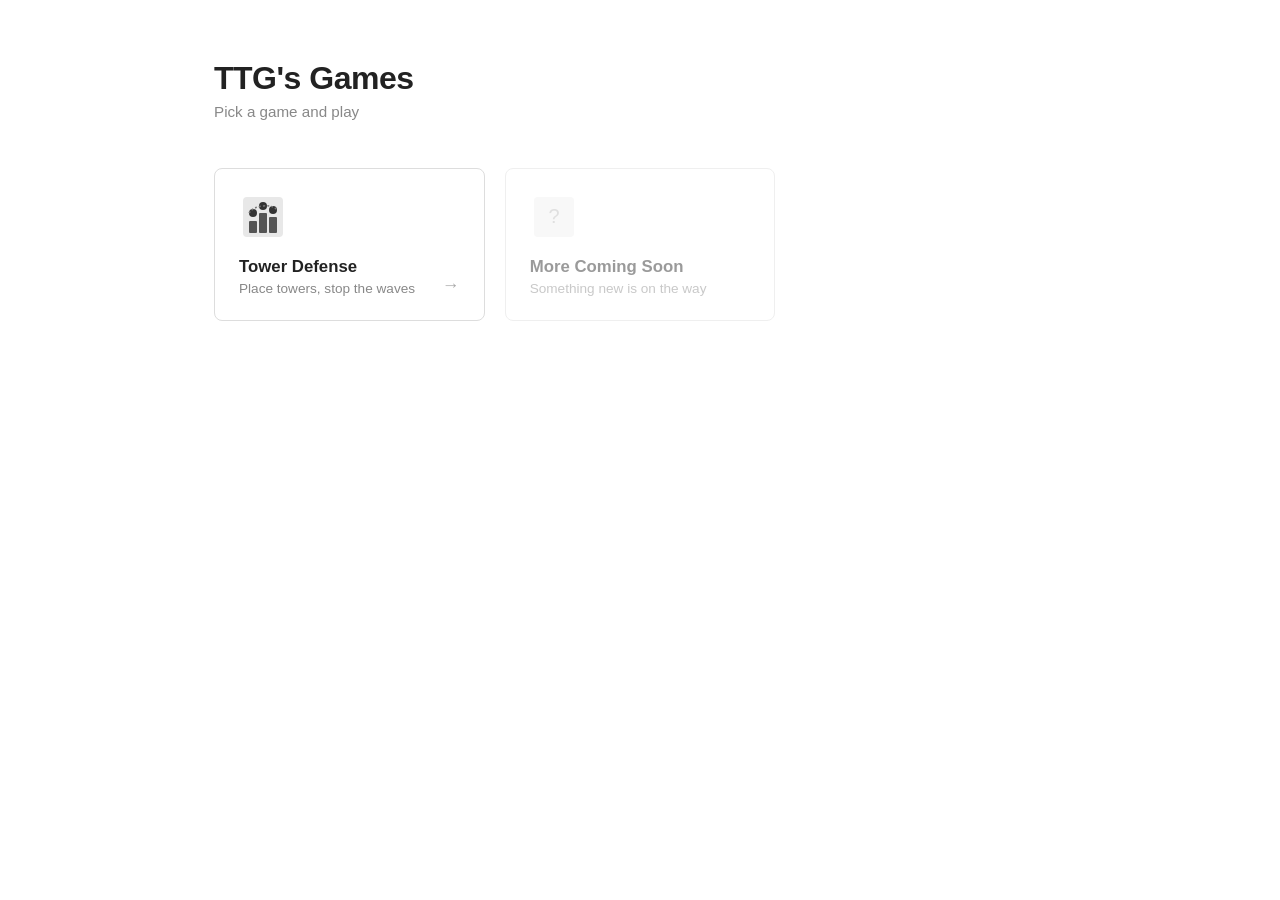
<file: index.html>
<!DOCTYPE html>
<html lang="en">
<head>
<meta charset="UTF-8">
<meta name="viewport" content="width=device-width, initial-scale=1.0">
<title>TTG's Games</title>
<link rel="stylesheet" href="style.css">
</head>
<body>
<div class="site-wrap">
  <header>
    <h1>TTG's Games</h1>
    <p>Pick a game and play</p>
  </header>
  <main class="card-grid">
    <a href="game/index.html" class="card">
      <div class="card-icon">
        <svg width="48" height="48" viewBox="0 0 48 48" fill="none" xmlns="http://www.w3.org/2000/svg">
          <rect x="4" y="4" width="40" height="40" rx="4" fill="#e8e8e8"/>
          <rect x="10" y="28" width="8" height="12" rx="1" fill="#555"/>
          <rect x="20" y="20" width="8" height="20" rx="1" fill="#555"/>
          <rect x="30" y="24" width="8" height="16" rx="1" fill="#555"/>
          <circle cx="14" cy="20" r="4" fill="#333"/>
          <circle cx="24" cy="13" r="4" fill="#333"/>
          <circle cx="34" cy="17" r="4" fill="#333"/>
          <path d="M10 20 Q14 14 24 13 Q34 12 38 17" stroke="#777" stroke-width="1.5" fill="none" stroke-dasharray="2,2"/>
        </svg>
      </div>
      <div class="card-text">
        <h2>Tower Defense</h2>
        <p>Place towers, stop the waves</p>
      </div>
      <span class="card-arrow">→</span>
    </a>
    <div class="card card-soon">
      <div class="card-icon">
        <svg width="48" height="48" viewBox="0 0 48 48" fill="none" xmlns="http://www.w3.org/2000/svg">
          <rect x="4" y="4" width="40" height="40" rx="4" fill="#f0f0f0"/>
          <text x="24" y="30" font-size="20" text-anchor="middle" fill="#bbb">?</text>
        </svg>
      </div>
      <div class="card-text">
        <h2>More Coming Soon</h2>
        <p>Something new is on the way</p>
      </div>
    </div>
  </main>
</div>
</body>
</html>
</file>
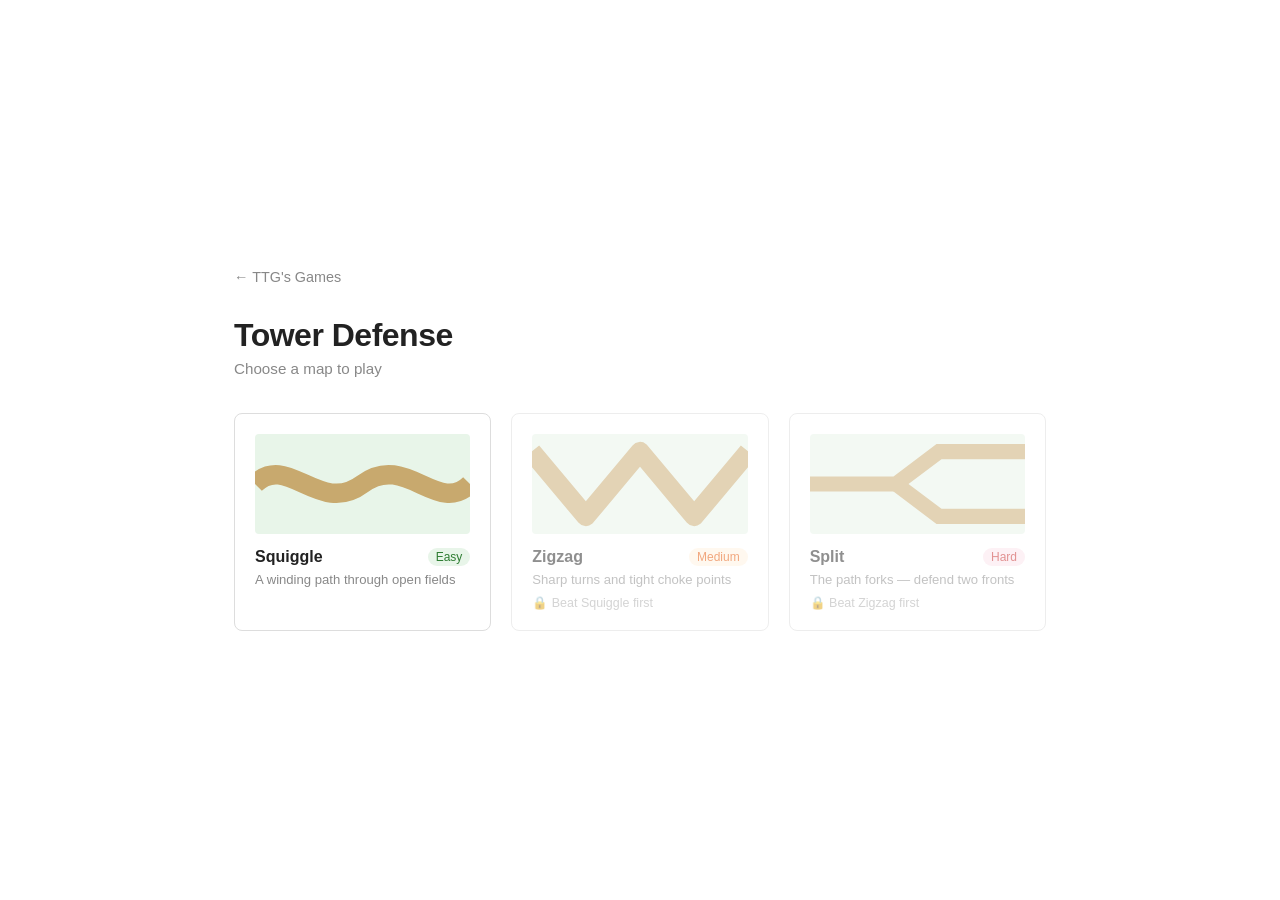
<file: game/index.html>
<!DOCTYPE html>
<html lang="en">
<head>
<meta charset="UTF-8">
<title>Tower Defense — TTG's Games</title>
<link rel="stylesheet" href="ui.css">
</head>
<body>
<div id="screen-menu" class="screen active">
  <div class="menu-inner">
    <a href="../index.html" class="back-link">← TTG's Games</a>
    <h1>Tower Defense</h1>
    <p class="menu-sub">Choose a map to play</p>
    <div class="map-cards">
      <div class="map-card" data-map="squiggle">
        <div class="map-thumb squiggle-thumb"></div>
        <div class="map-info">
          <span class="map-name">Squiggle</span>
          <span class="map-diff easy">Easy</span>
        </div>
        <p class="map-desc">A winding path through open fields</p>
      </div>
      <div class="map-card locked" data-map="zigzag">
        <div class="map-thumb zigzag-thumb"></div>
        <div class="map-info">
          <span class="map-name">Zigzag</span>
          <span class="map-diff medium">Medium</span>
        </div>
        <p class="map-desc">Sharp turns and tight choke points</p>
        <span class="lock-label">🔒 Beat Squiggle first</span>
      </div>
      <div class="map-card locked" data-map="split">
        <div class="map-thumb split-thumb"></div>
        <div class="map-info">
          <span class="map-name">Split</span>
          <span class="map-diff hard">Hard</span>
        </div>
        <p class="map-desc">The path forks — defend two fronts</p>
        <span class="lock-label">🔒 Beat Zigzag first</span>
      </div>
    </div>
  </div>
</div>

<div id="screen-game" class="screen">
  <div id="hud">
    <div class="hud-left">
      <a href="#" id="btn-menu-back" class="hud-btn">← Menu</a>
      <span class="hud-item">💰 <span id="hud-gold">150</span></span>
      <span class="hud-item">❤️ <span id="hud-lives">20</span></span>
      <span class="hud-item">Wave <span id="hud-wave">0</span></span>
    </div>
    <div class="hud-right">
      <button id="btn-pause" class="hud-btn">⏸ Pause</button>
      <button id="btn-speed" class="hud-btn">⏩ 2x</button>
      <button id="btn-wave" class="hud-btn wave-btn">▶ Start Wave</button>
    </div>
  </div>
  <div id="game-area">
    <canvas id="canvas"></canvas>
    <div id="tower-panel">
      <div class="panel-title">Towers</div>
      <div id="tower-list"></div>
      <div id="tower-info" class="hidden">
        <div class="ti-name"></div>
        <div class="ti-stats"></div>
        <button class="ti-upgrade">Upgrade <span class="ti-upgrade-cost"></span></button>
        <button class="ti-sell">Sell <span class="ti-sell-val"></span></button>
      </div>
    </div>
  </div>
  <div id="commentary-bar">
    <span id="commentary-text"></span>
  </div>
</div>

<div id="screen-over" class="screen">
  <div class="over-inner">
    <h2 id="over-title">Game Over</h2>
    <p id="over-sub"></p>
    <button id="btn-retry">Play Again</button>
    <a href="#" id="btn-over-menu">← Menu</a>
  </div>
</div>

<script src="main.js" type="module"></script>
</body>
</html>
</file>
<file: style.css>
* {
  margin: 0;
  padding: 0;
  box-sizing: border-box;
}

body {
  font-family: -apple-system, BlinkMacSystemFont, 'Segoe UI', sans-serif;
  background: #fff;
  color: #222;
  min-height: 100vh;
}

.site-wrap {
  max-width: 900px;
  margin: 0 auto;
  padding: 60px 24px;
}

header {
  margin-bottom: 48px;
}

header h1 {
  font-size: 2rem;
  font-weight: 700;
  letter-spacing: -0.5px;
}

header p {
  color: #888;
  margin-top: 6px;
  font-size: 0.95rem;
}

.card-grid {
  display: grid;
  grid-template-columns: repeat(auto-fill, minmax(260px, 1fr));
  gap: 20px;
}

.card {
  border: 1px solid #ddd;
  border-radius: 8px;
  padding: 24px;
  display: flex;
  flex-direction: column;
  gap: 16px;
  background: #fff;
  text-decoration: none;
  color: inherit;
  position: relative;
  transition: box-shadow 0.15s ease, transform 0.15s ease;
}

a.card:hover {
  box-shadow: 0 4px 16px rgba(0,0,0,0.1);
  transform: translateY(-2px);
}

.card-soon {
  opacity: 0.45;
  cursor: default;
}

.card-icon {
  width: 48px;
  height: 48px;
}

.card-text h2 {
  font-size: 1.05rem;
  font-weight: 600;
}

.card-text p {
  font-size: 0.85rem;
  color: #888;
  margin-top: 4px;
}

.card-arrow {
  position: absolute;
  bottom: 24px;
  right: 24px;
  color: #aaa;
  font-size: 1.1rem;
}
</file>
<file: game/ui.css>
* { margin:0; padding:0; box-sizing:border-box; }

body {
  font-family: -apple-system, BlinkMacSystemFont, 'Segoe UI', sans-serif;
  background: #1a1a1a;
  color: #eee;
  height: 100vh;
  overflow: hidden;
}

.screen { display:none; }
.screen.active { display:flex; flex-direction:column; height:100vh; }

#screen-menu {
  background: #fff;
  color: #222;
  align-items: center;
  justify-content: center;
}

.menu-inner {
  max-width: 860px;
  width: 100%;
  padding: 40px 24px;
}

.back-link {
  color: #888;
  text-decoration: none;
  font-size: 0.9rem;
  display: block;
  margin-bottom: 32px;
}

.back-link:hover { color: #333; }

.menu-inner h1 {
  font-size: 2rem;
  font-weight: 700;
  letter-spacing: -0.5px;
}

.menu-sub {
  color: #888;
  margin-top: 6px;
  margin-bottom: 36px;
  font-size: 0.95rem;
}

.map-cards {
  display: grid;
  grid-template-columns: repeat(3, 1fr);
  gap: 20px;
}

.map-card {
  border: 1px solid #ddd;
  border-radius: 8px;
  padding: 20px;
  cursor: pointer;
  transition: box-shadow 0.15s, transform 0.15s;
  position: relative;
}

.map-card:not(.locked):hover {
  box-shadow: 0 4px 16px rgba(0,0,0,0.12);
  transform: translateY(-2px);
}

.map-card.locked {
  opacity: 0.5;
  cursor: not-allowed;
}

.map-thumb {
  width: 100%;
  height: 100px;
  border-radius: 4px;
  margin-bottom: 14px;
  background: #e8f5e9;
  position: relative;
  overflow: hidden;
}

.squiggle-thumb::after {
  content: '';
  position: absolute;
  inset: 0;
  background: url("data:image/svg+xml,%3Csvg xmlns='http://www.w3.org/2000/svg' width='200' height='100'%3E%3Cpath d='M0,50 C30,20 60,80 100,50 C140,20 170,80 200,50' stroke='%23c8a96e' stroke-width='18' fill='none'/%3E%3C/svg%3E") center/cover;
}

.zigzag-thumb::after {
  content: '';
  position: absolute;
  inset: 0;
  background: url("data:image/svg+xml,%3Csvg xmlns='http://www.w3.org/2000/svg' width='200' height='100'%3E%3Cpath d='M0,20 L50,80 L100,20 L150,80 L200,20' stroke='%23c8a96e' stroke-width='18' fill='none' stroke-linejoin='round'/%3E%3C/svg%3E") center/cover;
}

.split-thumb::after {
  content: '';
  position: absolute;
  inset: 0;
  background: url("data:image/svg+xml,%3Csvg xmlns='http://www.w3.org/2000/svg' width='200' height='100'%3E%3Cpath d='M0,50 L80,50 L120,20 L200,20' stroke='%23c8a96e' stroke-width='14' fill='none'/%3E%3Cpath d='M80,50 L120,80 L200,80' stroke='%23c8a96e' stroke-width='14' fill='none'/%3E%3C/svg%3E") center/cover;
}

.map-info {
  display: flex;
  justify-content: space-between;
  align-items: center;
  margin-bottom: 6px;
}

.map-name { font-weight: 600; font-size: 1rem; }

.map-diff {
  font-size: 0.75rem;
  padding: 2px 8px;
  border-radius: 99px;
  font-weight: 500;
}

.easy { background: #e8f5e9; color: #2e7d32; }
.medium { background: #fff3e0; color: #e65100; }
.hard { background: #fce4ec; color: #c62828; }

.map-desc { font-size: 0.82rem; color: #888; }

.lock-label {
  display: block;
  font-size: 0.78rem;
  color: #aaa;
  margin-top: 8px;
}

#hud {
  height: 48px;
  background: #111;
  display: flex;
  align-items: center;
  justify-content: space-between;
  padding: 0 16px;
  flex-shrink: 0;
  border-bottom: 1px solid #333;
}

.hud-left, .hud-right { display:flex; align-items:center; gap:16px; }

.hud-item { font-size: 0.88rem; color: #ccc; }

.hud-btn {
  background: #2a2a2a;
  border: 1px solid #444;
  color: #ccc;
  padding: 4px 12px;
  border-radius: 4px;
  cursor: pointer;
  font-size: 0.82rem;
  text-decoration: none;
  display: inline-block;
}

.hud-btn:hover { background: #333; color: #fff; }

.wave-btn {
  background: #2d5a27;
  border-color: #4a7a44;
  color: #a8d5a2;
}

.wave-btn:hover { background: #3a6e34; }
.wave-btn:disabled { opacity: 0.4; cursor: not-allowed; }

#game-area {
  flex: 1;
  display: flex;
  overflow: hidden;
}

#canvas {
  flex: 1;
  display: block;
  cursor: crosshair;
}

#tower-panel {
  width: 180px;
  background: #111;
  border-left: 1px solid #2a2a2a;
  overflow-y: auto;
  flex-shrink: 0;
  padding: 12px 10px;
}

.panel-title {
  font-size: 0.78rem;
  text-transform: uppercase;
  letter-spacing: 0.08em;
  color: #666;
  margin-bottom: 10px;
}

.tower-btn {
  width: 100%;
  background: #1c1c1c;
  border: 1px solid #333;
  border-radius: 5px;
  padding: 8px;
  margin-bottom: 6px;
  cursor: pointer;
  text-align: left;
  color: #ddd;
  display: flex;
  align-items: center;
  gap: 8px;
  transition: background 0.1s;
}

.tower-btn:hover { background: #252525; }
.tower-btn.selected { border-color: #6a9; background: #1a2a1e; }
.tower-btn.cant-afford { opacity: 0.4; }

.tower-btn-icon {
  width: 28px;
  height: 28px;
  border-radius: 4px;
  flex-shrink: 0;
}

.tower-btn-info { flex: 1; min-width: 0; }
.tower-btn-name { font-size: 0.8rem; font-weight: 500; display: block; }
.tower-btn-cost { font-size: 0.73rem; color: #f0c040; }

#tower-info {
  margin-top: 12px;
  border-top: 1px solid #2a2a2a;
  padding-top: 12px;
}

#tower-info.hidden { display: none; }

.ti-name {
  font-size: 0.88rem;
  font-weight: 600;
  margin-bottom: 6px;
}

.ti-stats {
  font-size: 0.76rem;
  color: #aaa;
  line-height: 1.7;
  margin-bottom: 10px;
}

.ti-upgrade, .ti-sell {
  width: 100%;
  padding: 6px;
  border-radius: 4px;
  border: 1px solid;
  cursor: pointer;
  font-size: 0.78rem;
  margin-bottom: 5px;
}

.ti-upgrade {
  background: #1a2d1e;
  border-color: #4a7a44;
  color: #a8d5a2;
}

.ti-upgrade:disabled { opacity: 0.4; cursor: not-allowed; }

.ti-sell {
  background: #2a1a1a;
  border-color: #7a4444;
  color: #d5a8a8;
}

#commentary-bar {
  height: 34px;
  background: #0d0d0d;
  border-top: 1px solid #222;
  display: flex;
  align-items: center;
  padding: 0 16px;
  flex-shrink: 0;
}

#commentary-text {
  font-size: 0.82rem;
  color: #778;
  font-style: italic;
}

#screen-over {
  background: rgba(0,0,0,0.92);
  align-items: center;
  justify-content: center;
}

.over-inner {
  text-align: center;
  padding: 48px;
}

.over-inner h2 {
  font-size: 2.5rem;
  font-weight: 700;
  margin-bottom: 12px;
}

.over-inner p {
  color: #aaa;
  margin-bottom: 32px;
  font-size: 1rem;
}

#btn-retry {
  background: #2d5a27;
  border: 1px solid #4a7a44;
  color: #a8d5a2;
  padding: 12px 32px;
  border-radius: 6px;
  font-size: 1rem;
  cursor: pointer;
  display: block;
  margin: 0 auto 16px;
}

#btn-retry:hover { background: #3a6e34; }

#btn-over-menu {
  color: #666;
  font-size: 0.88rem;
  display: block;
  text-decoration: none;
}

#btn-over-menu:hover { color: #aaa; }
</file>
